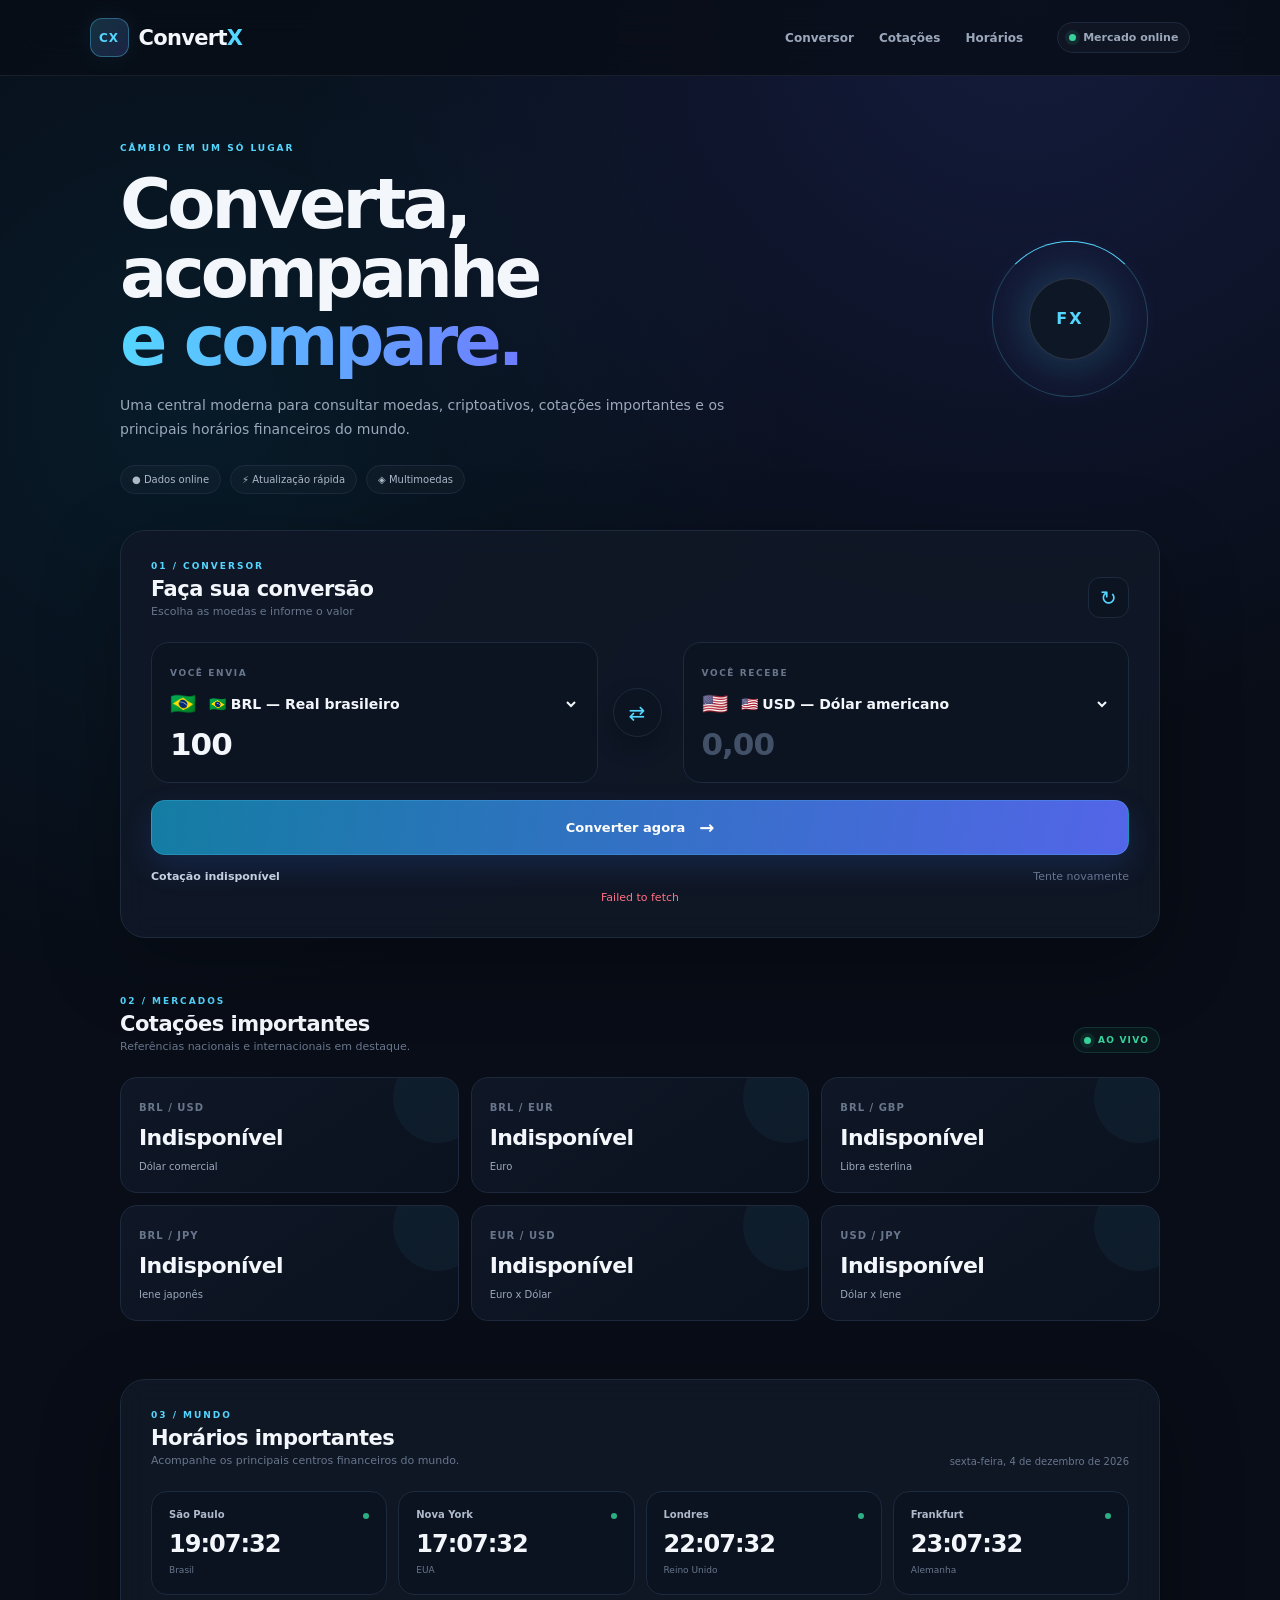
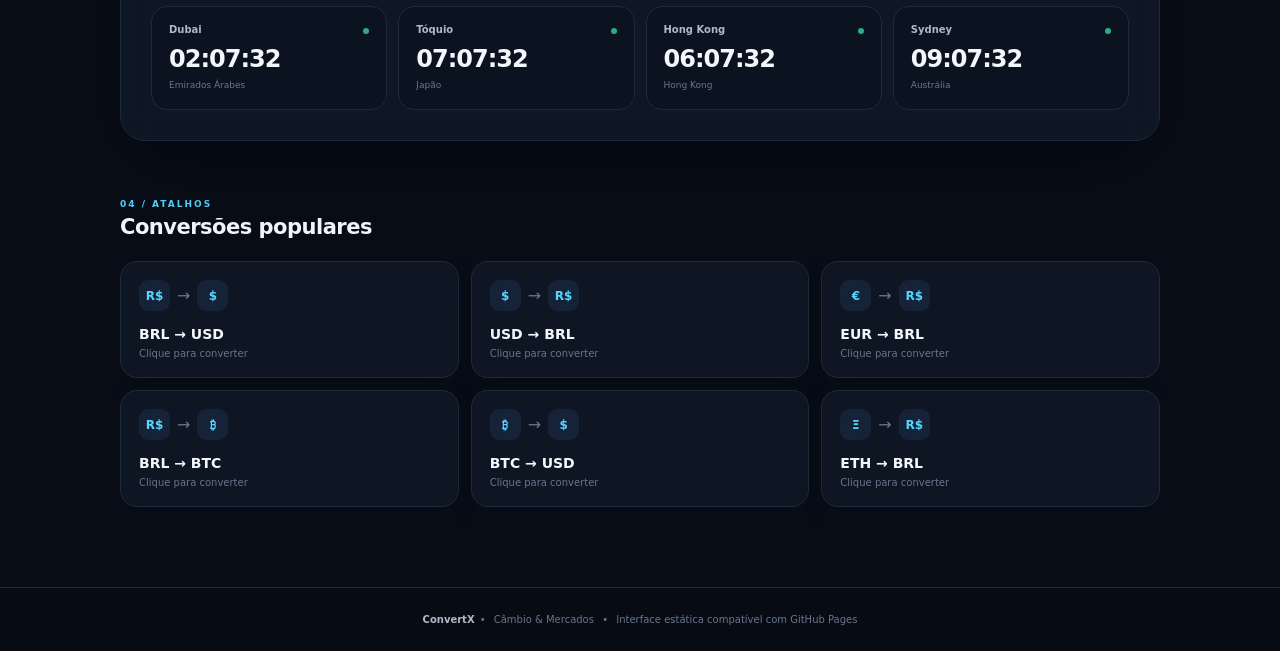
<file: index.html>
<!doctype html>
<html lang="pt-BR">
<head>
  <meta charset="utf-8">
  <meta name="viewport" content="width=device-width,initial-scale=1">
  <meta name="description" content="ConvertX — conversor de moedas, criptomoedas, cotações e horários globais">
  <meta name="theme-color" content="#0b1220"><meta name="mobile-web-app-capable" content="yes"><meta name="apple-mobile-web-app-capable" content="yes"><meta name="apple-mobile-web-app-status-bar-style" content="black-translucent">
  <title>ConvertX — Câmbio & Mercados</title>
  <link rel="preconnect" href="https://api.frankfurter.dev">
  <link rel="preconnect" href="https://api.coingecko.com">
  <link rel="stylesheet" href="style.css">
</head>
<body>
  <header class="site-header">
    <a class="brand" href="./" aria-label="ConvertX">
      <span class="logo">CX</span>
      <span>Convert<span>X</span></span>
    </a>
    <nav>
      <a href="#conversor">Conversor</a>
      <a href="#cotacoes">Cotações</a>
      <a href="#horarios">Horários</a>
    </nav>
    <div class="live"><i></i> Mercado online</div>
  </header>

  <main>
    <section class="hero">
      <div class="hero-copy">
        <span class="eyebrow">CÂMBIO EM UM SÓ LUGAR</span>
        <h1>Converta, acompanhe<br><em>e compare.</em></h1>
        <p>Uma central moderna para consultar moedas, criptoativos, cotações importantes e os principais horários financeiros do mundo.</p>
        <div class="hero-pills">
          <span>● Dados online</span><span>⚡ Atualização rápida</span><span>◈ Multimoedas</span>
        </div>
      </div>
      <div class="hero-orb"><div class="orb-ring"></div><div class="orb-center">FX</div></div>
    </section>

    <section id="conversor" class="converter panel">
      <div class="section-head">
        <div><span class="eyebrow">01 / CONVERSOR</span><h2>Faça sua conversão</h2><p id="source">Escolha as moedas e informe o valor</p></div>
        <button id="refresh" class="icon-button" type="button" aria-label="Atualizar cotação" title="Atualizar cotação">↻</button>
      </div>

      <div class="grid">
        <div class="box">
          <label for="from">VOCÊ ENVIA</label>
          <div class="select"><span id="fromIcon">🇧🇷</span><select id="from" aria-label="Moeda de origem"></select></div>
          <input id="amount" type="number" value="100" min="0" step="any" inputmode="decimal" aria-label="Valor a converter">
        </div>
        <button id="swap" class="swap" type="button" aria-label="Trocar moedas" title="Trocar moedas">⇄</button>
        <div class="box">
          <label for="result">VOCÊ RECEBE</label>
          <div class="select"><span id="toIcon">🇺🇸</span><select id="to" aria-label="Moeda de destino"></select></div>
          <input id="result" readonly placeholder="0,00" aria-label="Resultado da conversão">
        </div>
      </div>

      <button id="convert" class="convert" type="button"><span>Converter agora</span><b>→</b></button>
      <div class="quote"><strong id="quote">1 BRL = — USD</strong><span id="updated">Aguardando cotação</span></div>
      <div id="error" role="alert" aria-live="polite"></div>
    </section>

    <section id="cotacoes" class="markets">
      <div class="section-head">
        <div><span class="eyebrow">02 / MERCADOS</span><h2>Cotações importantes</h2><p>Referências nacionais e internacionais em destaque.</p></div>
        <span class="market-badge"><i></i> AO VIVO</span>
      </div>
      <div class="market-grid" id="marketGrid">
        <article class="market-card loading"><span>BRL / USD</span><strong>Consultando…</strong><small>Dólar comercial</small></article>
        <article class="market-card loading"><span>BRL / EUR</span><strong>Consultando…</strong><small>Euro</small></article>
        <article class="market-card loading"><span>BRL / GBP</span><strong>Consultando…</strong><small>Libra</small></article>
        <article class="market-card loading"><span>BRL / JPY</span><strong>Consultando…</strong><small>Iene</small></article>
        <article class="market-card loading"><span>EUR / USD</span><strong>Consultando…</strong><small>Euro x Dólar</small></article>
        <article class="market-card loading"><span>USD / JPY</span><strong>Consultando…</strong><small>Dólar x Iene</small></article>
      </div>
    </section>

    <section id="horarios" class="world-clocks panel">
      <div class="section-head">
        <div><span class="eyebrow">03 / MUNDO</span><h2>Horários importantes</h2><p>Acompanhe os principais centros financeiros do mundo.</p></div>
        <span class="clock-date" id="clockDate">—</span>
      </div>
      <div class="clock-grid" id="clockGrid"></div>
    </section>

    <section class="popular">
      <div class="section-head simple"><div><span class="eyebrow">04 / ATALHOS</span><h2>Conversões populares</h2></div></div>
      <div class="cards" id="cards"></div>
    </section>
  </main>

  <footer><strong>ConvertX</strong><span>•</span> Câmbio & Mercados <span>•</span> Interface estática compatível com GitHub Pages</footer>
  <script src="app.js"></script>
</body>
</html>
</file>
<file: style.css>
*{box-sizing:border-box}
:root{--bg:#080d17;--panel:#101827;--panel2:#0c1422;--text:#f3f6fb;--muted:#9ba8bb;--soft:#68768c;--line:#1d2a3d;--cyan:#55d6ff;--blue:#6d7cff;--green:#37d39b;--danger:#ff7185;--shadow:0 24px 80px rgba(0,0,0,.28)}
html{scroll-behavior:smooth}
body{margin:0;background:radial-gradient(circle at 80% 0%,rgba(84,101,255,.16),transparent 30%),radial-gradient(circle at 15% 18%,rgba(0,190,255,.08),transparent 28%),var(--bg);color:var(--text);font-family:Inter,ui-sans-serif,system-ui,-apple-system,BlinkMacSystemFont,"Segoe UI",Arial,sans-serif;min-height:100vh}
body:before{content:"";position:fixed;inset:0;pointer-events:none;opacity:.16;background-image:linear-gradient(rgba(255,255,255,.025) 1px,transparent 1px),linear-gradient(90deg,rgba(255,255,255,.025) 1px,transparent 1px);background-size:42px 42px;mask-image:linear-gradient(to bottom,#000,transparent 70%)}
button,input,select{font:inherit}
button,select{cursor:pointer}
.site-header{height:76px;padding:0 max(22px,7vw);display:flex;align-items:center;gap:34px;background:rgba(8,13,23,.78);backdrop-filter:blur(18px);border-bottom:1px solid rgba(255,255,255,.07);position:sticky;top:0;z-index:20}
.brand{display:flex;align-items:center;gap:10px;text-decoration:none;color:var(--text);font-size:21px;font-weight:850;letter-spacing:-.7px;margin-right:auto}
.logo{display:grid;place-items:center;width:39px;height:39px;border:1px solid rgba(85,214,255,.35);border-radius:12px;background:linear-gradient(135deg,rgba(85,214,255,.18),rgba(109,124,255,.2));color:var(--cyan);font-size:12px;letter-spacing:1px;box-shadow:0 0 25px rgba(85,214,255,.08)}
.brand span:last-child span{color:var(--cyan)}
nav{display:flex;gap:25px}
nav a{color:var(--muted);text-decoration:none;font-size:12px;font-weight:650;transition:.2s}
nav a:hover{color:var(--text)}
.live{display:flex;align-items:center;gap:7px;color:var(--muted);font-size:11px;font-weight:700;border:1px solid var(--line);border-radius:999px;padding:8px 11px;background:rgba(255,255,255,.025)}
.live i,.market-badge i{width:7px;height:7px;border-radius:50%;background:var(--green);box-shadow:0 0 0 4px rgba(55,211,155,.1);animation:pulse 2s infinite}
main{width:min(1040px,calc(100% - 30px));margin:auto;padding:67px 0 80px}
.hero{display:flex;align-items:center;justify-content:space-between;gap:40px;min-height:340px;margin-bottom:36px}
.hero-copy{max-width:690px}
.eyebrow{display:block;color:var(--cyan);font-size:9px;font-weight:850;letter-spacing:2px}
.hero h1{font-size:clamp(43px,6vw,70px);line-height:.98;letter-spacing:-4px;margin:17px 0 18px}
.hero h1 em{font-style:normal;background:linear-gradient(90deg,var(--cyan),var(--blue));-webkit-background-clip:text;background-clip:text;color:transparent}
.hero p{max-width:640px;color:var(--muted);line-height:1.7;font-size:14px;margin:0}
.hero-pills{display:flex;flex-wrap:wrap;gap:9px;margin-top:24px}
.hero-pills span{border:1px solid var(--line);background:rgba(255,255,255,.025);border-radius:999px;padding:8px 11px;color:#aeb9ca;font-size:10px}
.hero-orb{width:180px;height:180px;flex:0 0 180px;position:relative;display:grid;place-items:center;border-radius:50%;background:radial-gradient(circle,rgba(85,214,255,.15),rgba(109,124,255,.04) 55%,transparent 70%);animation:float 5s ease-in-out infinite}
.orb-ring{position:absolute;inset:12px;border:1px solid rgba(85,214,255,.24);border-radius:50%;border-top-color:var(--cyan);animation:spin 9s linear infinite}
.orb-center{width:82px;height:82px;border-radius:50%;display:grid;place-items:center;border:1px solid rgba(255,255,255,.12);background:#0d1726;color:var(--cyan);font-weight:900;letter-spacing:2px;box-shadow:0 0 40px rgba(85,214,255,.1)}
.panel{background:rgba(16,24,39,.88);border:1px solid var(--line);border-radius:25px;box-shadow:var(--shadow);backdrop-filter:blur(15px)}
.converter{padding:30px}
.section-head{display:flex;align-items:flex-end;justify-content:space-between;gap:20px;margin-bottom:24px}
.section-head h2{font-size:21px;letter-spacing:-.5px;margin:6px 0 4px}
.section-head p{font-size:11px;color:var(--soft);margin:0}
.icon-button{width:41px;height:41px;border:1px solid var(--line);background:#0c1422;color:var(--cyan);border-radius:12px;font-size:20px;transition:.2s}
.icon-button:hover{border-color:rgba(85,214,255,.5);background:rgba(85,214,255,.07);transform:rotate(180deg)}
.grid{display:grid;grid-template-columns:1fr 55px 1fr;gap:15px;align-items:center}
.box{background:var(--panel2);border:1px solid var(--line);border-radius:18px;padding:18px;transition:.2s}
.box:focus-within{border-color:rgba(85,214,255,.45);box-shadow:0 0 0 4px rgba(85,214,255,.05)}
.box label{font-size:9px;font-weight:850;letter-spacing:1.6px;color:var(--soft)}
.select{display:flex;align-items:center;gap:9px;margin:12px 0 5px}
.select span{font-size:21px}
.select select{width:100%;min-width:0;border:0;background:transparent;outline:0;color:var(--text);font-weight:750;font-size:14px}
.select select option{background:#111a2a;color:#fff}
.box input{width:100%;border:0;outline:0;background:transparent;color:var(--text);font-size:31px;font-weight:800;padding:5px 0 2px;letter-spacing:-1px}
.box input::placeholder{color:#435168}
.swap{width:49px;height:49px;border-radius:50%;border:1px solid var(--line);background:#0c1422;color:var(--cyan);font-size:20px;box-shadow:0 10px 25px rgba(0,0,0,.2);transition:.22s}
.swap:hover{border-color:rgba(85,214,255,.55);box-shadow:0 0 25px rgba(85,214,255,.1);transform:scale(1.08) rotate(180deg)}
.convert{display:flex;align-items:center;justify-content:center;gap:14px;width:100%;margin-top:17px;padding:16px 18px;border:1px solid rgba(85,214,255,.2);border-radius:14px;background:linear-gradient(100deg,#147da3,#5365e8);color:#fff;font-weight:800;font-size:13px;box-shadow:0 12px 30px rgba(60,110,230,.18);transition:.22s;position:relative;overflow:hidden}
.convert:before{content:"";position:absolute;top:0;left:-80%;width:55%;height:100%;background:linear-gradient(90deg,transparent,rgba(255,255,255,.18),transparent);transform:skewX(-20deg)}
.convert:hover{transform:translateY(-2px);box-shadow:0 16px 35px rgba(60,110,230,.28)}
.convert:hover:before{animation:shine .65s ease}
.convert b{font-size:18px}
.convert:disabled{opacity:.7;cursor:wait;transform:none}
.quote{display:flex;justify-content:space-between;gap:15px;margin-top:15px;font-size:11px;color:var(--soft)}
.quote strong{color:#cbd5e4}
#error{text-align:center;color:var(--danger);font-size:11px;min-height:16px;margin:8px 0 0}
.markets{margin-top:58px}
.market-badge{display:flex;align-items:center;gap:7px;border:1px solid rgba(55,211,155,.16);color:var(--green);background:rgba(55,211,155,.05);border-radius:999px;padding:7px 10px;font-size:9px;font-weight:850;letter-spacing:1.2px}
.market-grid{display:grid;grid-template-columns:repeat(3,1fr);gap:12px}
.market-card{background:linear-gradient(145deg,rgba(16,24,39,.95),rgba(11,19,32,.95));border:1px solid var(--line);border-radius:17px;padding:18px;position:relative;overflow:hidden;transition:.2s}
.market-card:after{content:"";position:absolute;right:-25px;top:-25px;width:90px;height:90px;border-radius:50%;background:rgba(85,214,255,.045)}
.market-card:hover{transform:translateY(-3px);border-color:#29415c}
.market-card span{font-size:10px;color:var(--soft);font-weight:800;letter-spacing:1px}
.market-card strong{display:block;font-size:22px;margin:10px 0 5px;letter-spacing:-.6px}
.market-card small{color:var(--muted);font-size:10px}
.market-card .trend{float:right;font-size:10px;color:var(--green);letter-spacing:0}
.loading strong{animation:blink 1.2s infinite}
.world-clocks{margin-top:58px;padding:30px}
.clock-date{font-size:10px;color:var(--soft);white-space:nowrap}
.clock-grid{display:grid;grid-template-columns:repeat(4,1fr);gap:11px}
.clock{padding:17px;border:1px solid var(--line);background:#0b1320;border-radius:16px;transition:.2s}
.clock:hover{border-color:#29415c;transform:translateY(-2px)}
.clock .city{display:flex;justify-content:space-between;gap:8px;color:#aeb9ca;font-size:10px;font-weight:700}
.clock .city i{width:6px;height:6px;background:var(--green);border-radius:50%;margin-top:4px;opacity:.8}
.clock time{display:block;font-size:24px;font-weight:800;letter-spacing:-1px;margin-top:10px}
.clock small{color:var(--soft);font-size:9px}
.popular{margin-top:58px}
.section-head.simple{margin-bottom:18px}
.cards{display:grid;grid-template-columns:repeat(3,1fr);gap:12px}
.card{width:100%;background:rgba(16,24,39,.82);border:1px solid var(--line);border-radius:17px;padding:18px;text-align:left;color:var(--text);transition:.2s;box-shadow:0 8px 25px rgba(0,0,0,.12)}
.card:hover{border-color:#31506e;transform:translateY(-3px);background:#121d2d}
.icons{display:flex;align-items:center;gap:7px;color:var(--soft);margin-bottom:13px}
.icons b{width:31px;height:31px;border-radius:9px;background:#152237;color:var(--cyan);display:grid;place-items:center;font-size:12px}
.card strong{font-size:14px}
.card small{display:block;color:var(--soft);font-size:10px;margin-top:5px}
footer{border-top:1px solid var(--line);padding:26px;text-align:center;color:var(--soft);font-size:10px;background:#070b13}
footer strong{color:#aeb9ca}footer span{margin:0 5px}
@keyframes pulse{50%{opacity:.45;box-shadow:0 0 0 7px rgba(55,211,155,0)}}
@keyframes spin{to{transform:rotate(360deg)}}
@keyframes float{50%{transform:translateY(-8px)}}
@keyframes shine{from{left:-80%}to{left:130%}}
@keyframes blink{50%{opacity:.35}}
@media(max-width:800px){nav{display:none}.hero{min-height:auto}.hero-orb{width:130px;height:130px;flex-basis:130px}.orb-center{width:62px;height:62px}.clock-grid{grid-template-columns:repeat(2,1fr)}}
@media(max-width:700px){main{padding-top:45px}.hero{display:block}.hero-orb{margin:30px auto 0}.grid{grid-template-columns:1fr}.swap{margin:auto}.swap:hover{transform:scale(1.08) rotate(90deg)}.quote{flex-direction:column;gap:5px}.market-grid,.cards{grid-template-columns:1fr 1fr}}
@media(max-width:480px){main{width:calc(100% - 20px)}.hero h1{letter-spacing:-2.5px}.converter,.world-clocks{padding:20px;border-radius:21px}.market-grid,.cards,.clock-grid{grid-template-columns:1fr}.section-head{align-items:flex-start}.hero-pills{gap:6px}.hero-pills span{font-size:9px}}

/* ===== Mobile / performance hardening ===== */
html,body{overflow-x:hidden}
img,svg,video{max-width:100%;height:auto}
button,select,input{touch-action:manipulation}
button{-webkit-tap-highlight-color:transparent}
@media(max-width:700px){
  .site-header{height:64px;padding:0 14px;gap:10px}
  .brand{font-size:18px}
  .logo{width:35px;height:35px;border-radius:10px}
  .live{font-size:9px;padding:7px 9px}
  main{width:calc(100% - 20px);padding:34px 0 58px}
  .hero{margin-bottom:25px}
  .hero h1{font-size:clamp(37px,12vw,52px);line-height:1;letter-spacing:-2.7px;margin:13px 0}
  .hero p{font-size:13px;line-height:1.6}
  .hero-pills{margin-top:17px}
  .hero-pills span{padding:7px 9px}
  .hero-orb{width:112px;height:112px;flex-basis:112px;margin:24px auto 0}
  .orb-center{width:55px;height:55px;font-size:12px}
  .orb-ring{inset:8px}
  .panel,.converter,.world-clocks{border-radius:19px}
  .converter,.world-clocks{padding:17px}
  .section-head{margin-bottom:17px;gap:12px}
  .section-head h2{font-size:18px}
  .section-head p{font-size:10px;line-height:1.45}
  .icon-button{flex:0 0 40px}
  .grid{gap:10px}
  .box{padding:15px;border-radius:15px}
  .box input{font-size:28px}
  .swap{width:45px;height:45px}
  .convert{min-height:50px;padding:14px}
  .quote{font-size:10px}
  .market-grid,.cards{grid-template-columns:1fr 1fr;gap:9px}
  .market-card,.card{padding:14px;border-radius:14px}
  .market-card strong{font-size:18px}
  .market-card small,.card small{font-size:9px}
  .market-card span{font-size:9px}
  .clock-grid{grid-template-columns:1fr 1fr;gap:9px}
  .clock{padding:13px;border-radius:13px}
  .clock time{font-size:20px}
  .clock .city{font-size:9px}
  .clock small{font-size:8px}
  .clock-date{font-size:8px;text-align:right}
}
@media(max-width:390px){
  .site-header{padding:0 10px}
  .brand{font-size:16px}
  .live{display:none}
  main{width:calc(100% - 14px)}
  .hero h1{font-size:36px;letter-spacing:-2.2px}
  .hero-pills{display:grid;grid-template-columns:1fr 1fr}
  .hero-pills span:last-child{grid-column:1/-1}
  .market-grid,.cards,.clock-grid{grid-template-columns:1fr}
  .section-head{align-items:flex-start}
  .clock-date{max-width:90px}
}
/* Prevent oversized native controls on iOS and accidental horizontal overflow */
@supports (-webkit-touch-callout:none){
  input,select{font-size:16px}
}
</file>
